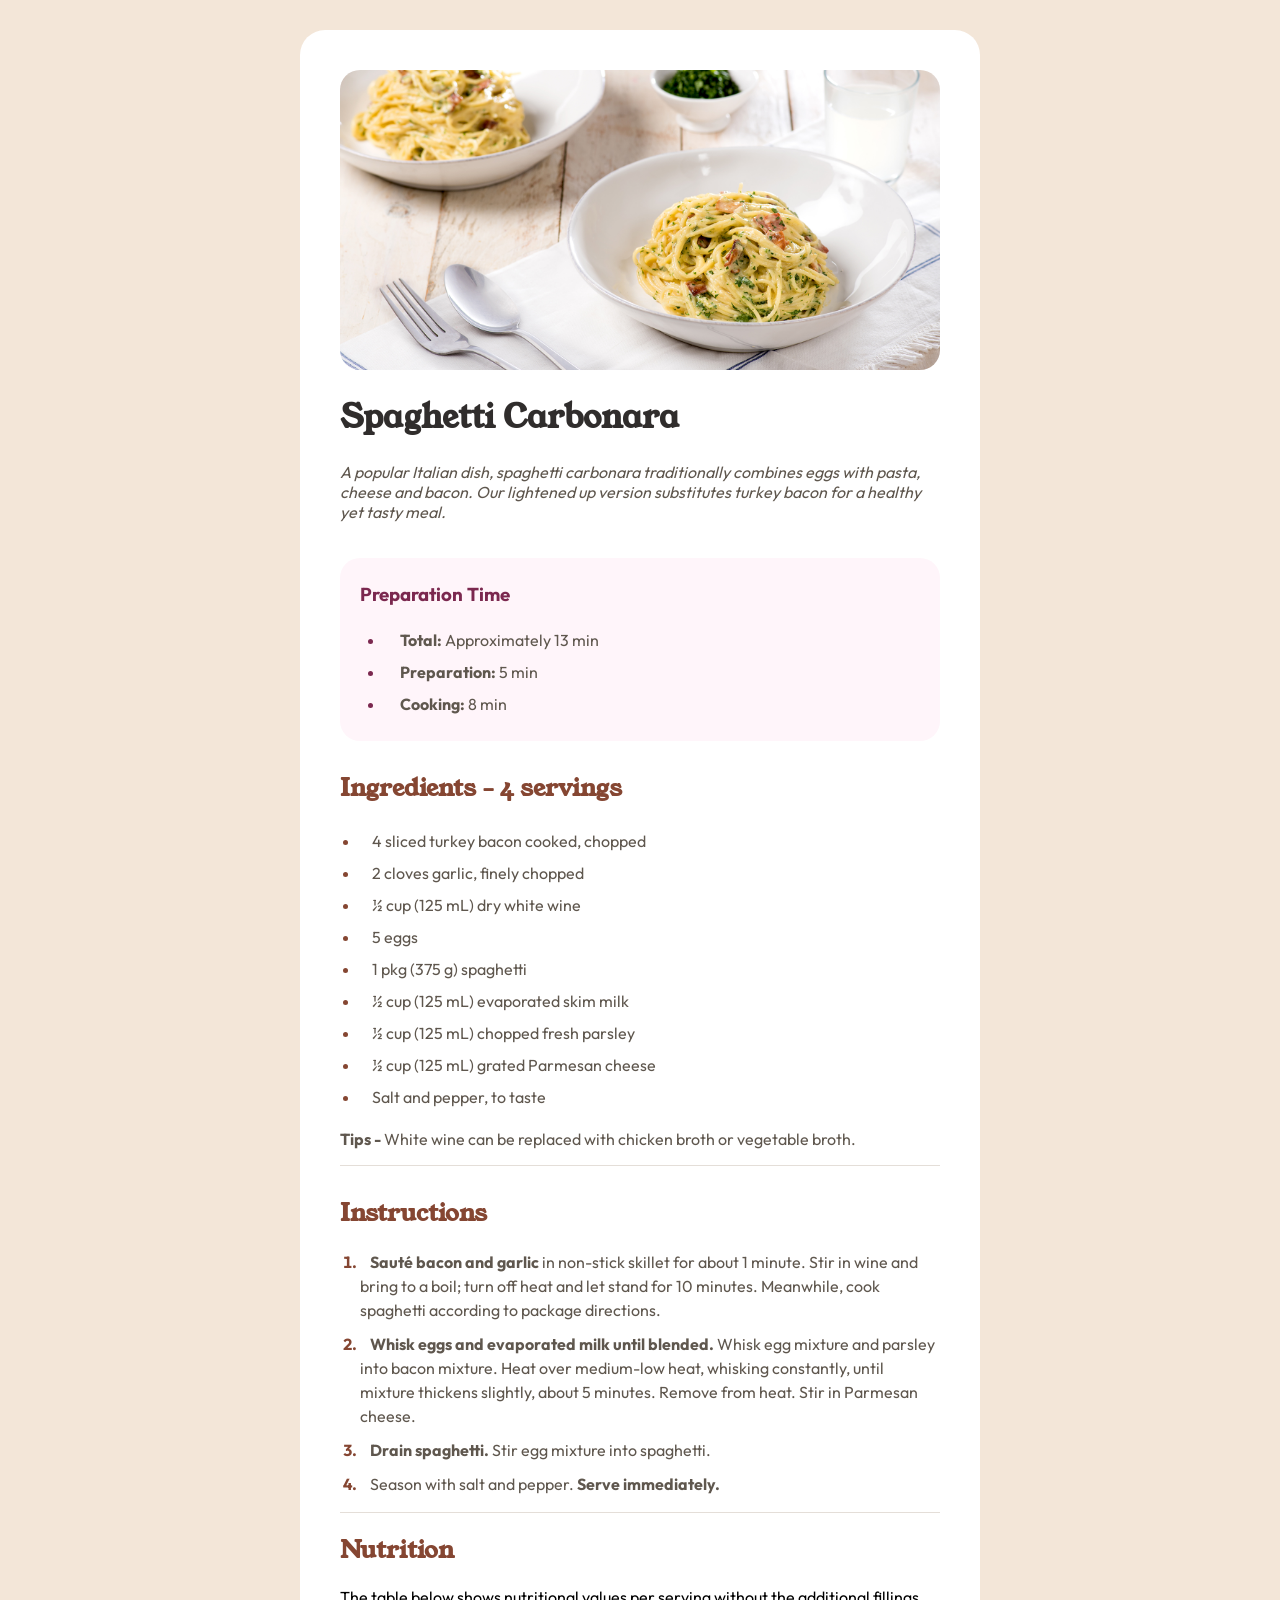
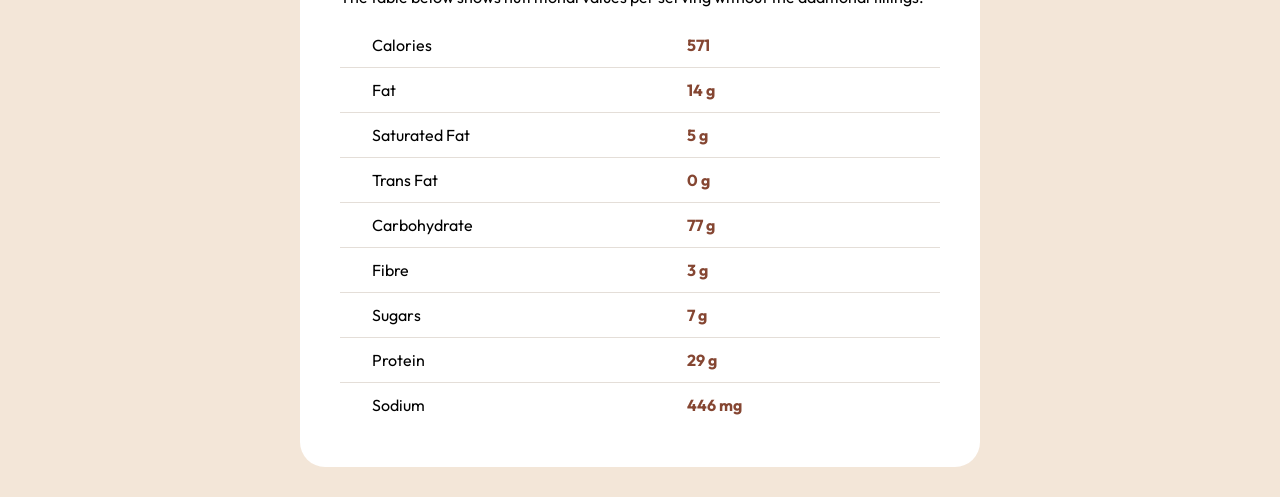
<file: index.html>
<!DOCTYPE html>
<html land="en">
<head>
    <meta charset="UTF-8" />
    <meta name="viewport" content="width=device-width, initial-scale=1.0"/>
    <title>Spaghetti Carbonara Recipe</title>
    <link href="style.css" rel="stylesheet">
</head>
<body>
    <div class="content">
        <img class="imagine" src="Spaghetti-Carbonara.jpg" alt="DownloadedPhoto">
        <h1>Spaghetti Carbonara</h1>
        <p class="despre"><em>A popular Italian dish, spaghetti carbonara traditionally combines eggs with pasta, cheese and bacon. Our lightened up version substitutes turkey bacon for a healthy yet tasty meal.</em></p>
    <div class="timpdepreparare">
        <h3>Preparation Time</h3>
        <ul class="timp">
            <li><strong>Total:</strong> Approximately 13 min</li>
            <li><strong>Preparation:</strong> 5 min</li>
            <li><strong>Cooking:</strong> 8 min</li>
        </ul>
    </div>
    <div class="ingrediente">
        <h2>Ingredients - 4 servings</h2>
        <ul class="listaingrediente">
           <li>4 sliced turkey bacon cooked, chopped</li>
           <li>2 cloves garlic, finely chopped</li>
           <li>½ cup (125 mL) dry white wine</li>
           <li>5 eggs</li>
           <li>1 pkg (375 g) spaghetti</li>
           <li>½ cup (125 mL) evaporated skim milk</li>
           <li>½ cup (125 mL) chopped fresh parsley</li>
           <li>½ cup (125 mL) grated Parmesan cheese</li>
           <li>Salt and pepper, to taste</li>
        </ul>
        <p><strong>Tips - </strong>White wine can be replaced with chicken broth or vegetable broth.</p>
    </div>
    <div class="instructiuni">
        <h2>Instructions</h2>
        <ol class="pasi">
            <li><strong>Sauté bacon and garlic</strong> in non-stick skillet for about 1 minute. Stir in wine and bring to a boil; turn off heat and let stand for 10 minutes. Meanwhile, cook spaghetti according to package directions.</li>
            <li><strong>Whisk eggs and evaporated milk until blended.</strong> Whisk egg mixture and parsley into bacon mixture. Heat over medium-low heat, whisking constantly, until mixture thickens slightly, about 5 minutes. Remove from heat. Stir in Parmesan cheese.</li>
            <li><strong>Drain spaghetti.</strong> Stir egg mixture into spaghetti.</li>
            <li>Season with salt and pepper. <strong>Serve immediately.</strong></li>
        </ol>
    </div>
    <div class="nutritie">
        <h2>Nutrition</h2>
        <p class="notanutritie">The table below shows nutritional values per serving without the additional fillings.</p>
        <table class="tabelnutritie">
            <tr><td>Calories</td><td class="val"><strong>571</strong></td></tr>
            <tr><td>Fat</td><td class="val"><strong>14 g</strong></td></tr>
            <tr><td>Saturated Fat</td><td class="val"><strong>5 g</strong></td></tr>
            <tr><td>Trans Fat</td><td class="val"><strong>0 g</strong></td></tr>
            <tr><td>Carbohydrate</td><td class="val"><strong>77 g</strong></td></tr>
            <tr><td>Fibre</td><td class="val"><strong>3 g</strong></td></tr>
            <tr><td>Sugars</td><td class="val"><strong>7 g</strong></td></tr>
            <tr><td>Protein</td><td class="val"><strong>29 g</strong></td></tr>
            <tr class="last"><td>Sodium</td><td class="val"><strong>446 mg</strong></td></tr>
        </table>
    </div>
    </div>
</body>
</html>
</file>
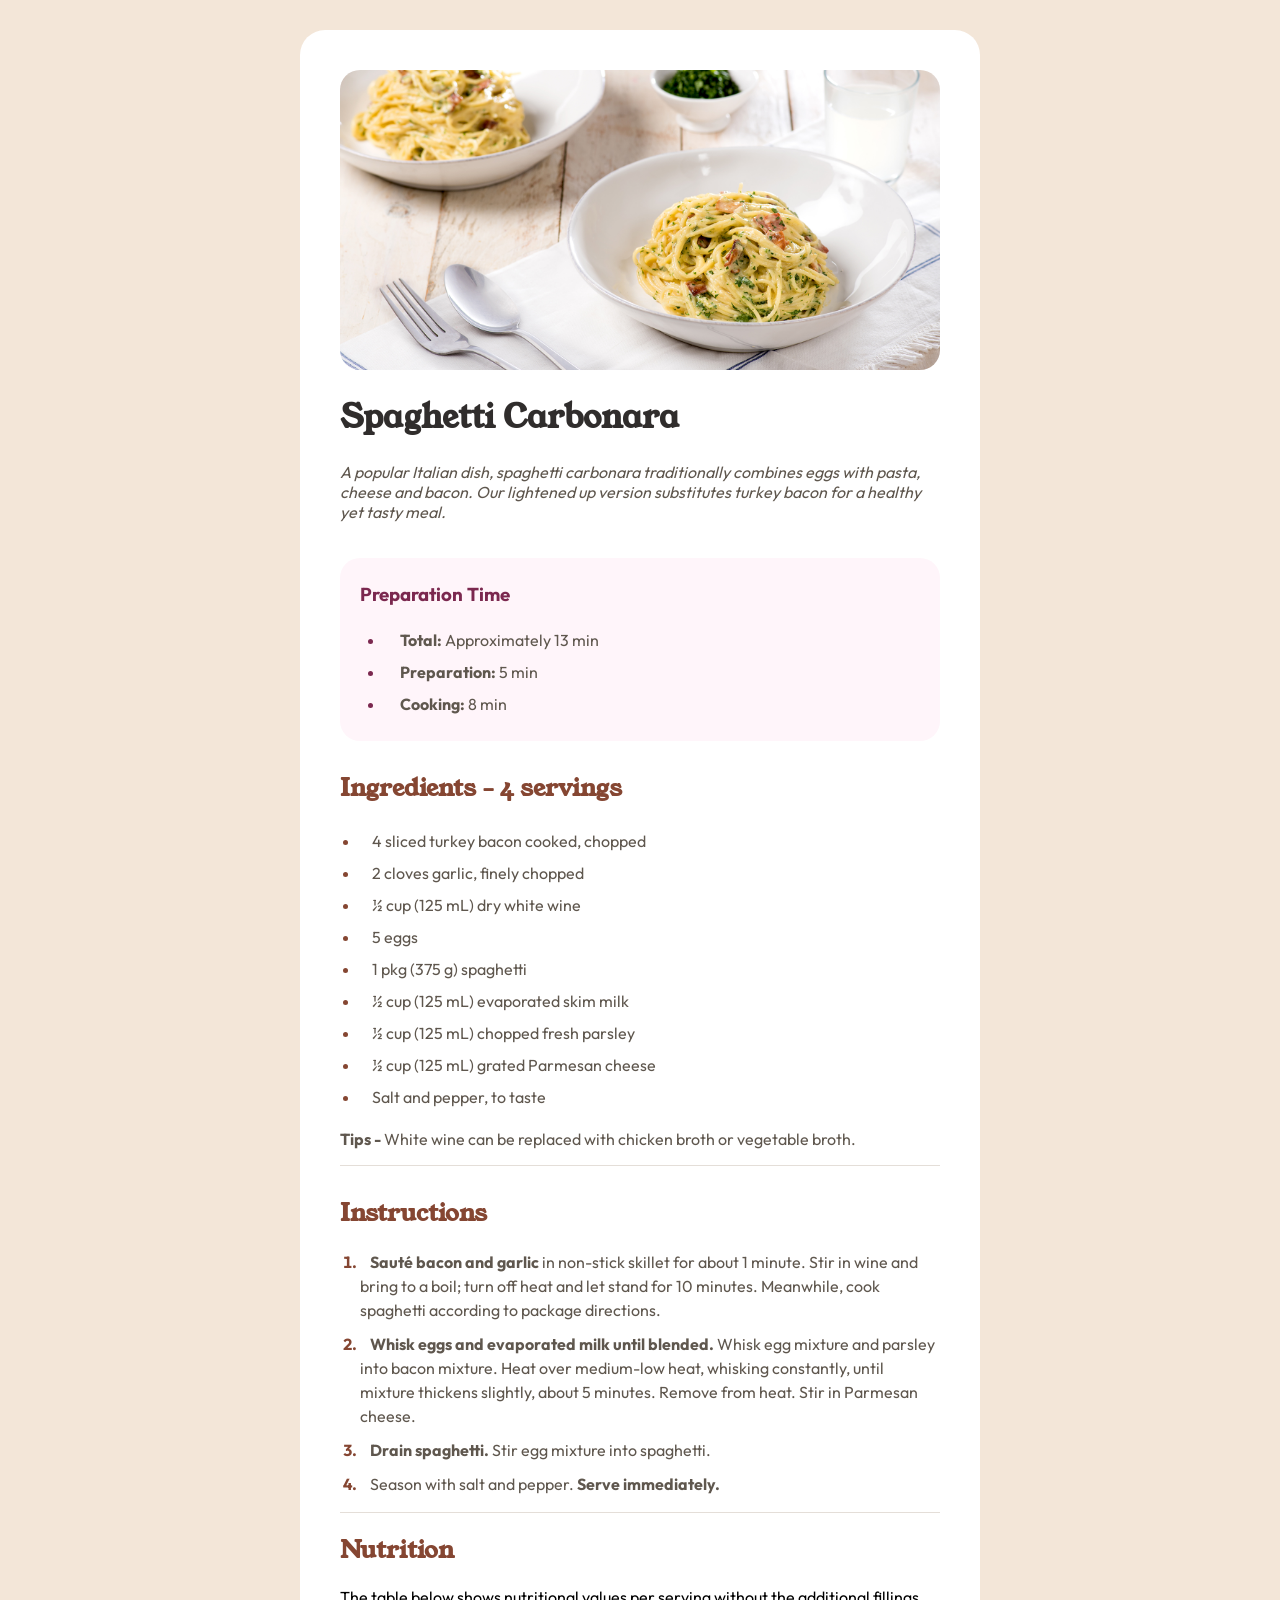
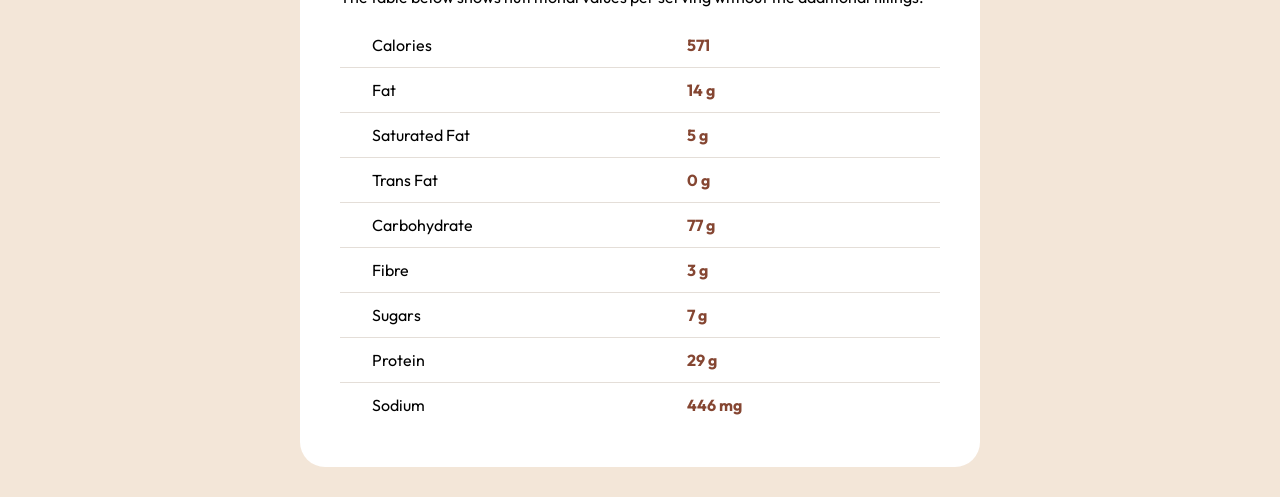
<file: RecipePageProject.html>
<!DOCTYPE html>
<html>
<head>
    <meta charset="UTF-8" />
    <meta name="viewport" content="width=device-width, initial-scale=1.0"/>
    <title>Spaghetti Carbonara Recipe</title>
    <link href="RecipePageProject.css" rel="stylesheet">
</head>
<body>
    <div class="content">
        <img class="imagine" src="Spaghetti-Carbonara.jpg">
        <h1>Spaghetti Carbonara</h1>
        <p class="despre"><em>A popular Italian dish, spaghetti carbonara traditionally combines eggs with pasta, cheese and bacon. Our lightened up version substitutes turkey bacon for a healthy yet tasty meal.</em></p>
    <div class="timpdepreparare">
        <h3>Preparation Time</h3>
        <ul class="timp">
            <li><strong>Total:</strong> Approximately 13 min</li>
            <li><strong>Preparation:</strong> 5 min</li>
            <li><strong>Cooking:</strong> 8 min</li>
        </ul>
    </div>
    <div class="ingrediente">
        <h2>Ingredients - 4 servings</h2>
        <ul class="listaingrediente">
           <li>4 sliced turkey bacon cooked, chopped</li>
           <li>2 cloves garlic, finely chopped</li>
           <li>½ cup (125 mL) dry white wine</li>
           <li>5 eggs</li>
           <li>1 pkg (375 g) spaghetti</li>
           <li>½ cup (125 mL) evaporated skim milk</li>
           <li>½ cup (125 mL) chopped fresh parsley</li>
           <li>½ cup (125 mL) grated Parmesan cheese</li>
           <li>Salt and pepper, to taste</li>
        </ul>
        <p><strong>Tips - </strong>White wine can be replaced with chicken broth or vegetable broth.</p>
    </div>
    <div class="instructiuni">
        <h2>Instructions</h2>
        <ol class="pasi">
            <li><strong>Sauté bacon and garlic</strong> in non-stick skillet for about 1 minute. Stir in wine and bring to a boil; turn off heat and let stand for 10 minutes. Meanwhile, cook spaghetti according to package directions.</li>
            <li><strong>Whisk eggs and evaporated milk until blended.</strong> Whisk egg mixture and parsley into bacon mixture. Heat over medium-low heat, whisking constantly, until mixture thickens slightly, about 5 minutes. Remove from heat. Stir in Parmesan cheese.</li>
            <li><strong>Drain spaghetti.</strong> Stir egg mixture into spaghetti.</li>
            <li>Season with salt and pepper. <strong>Serve immediately.</strong></li>
        </ol>
    </div>
    <div class="nutritie">
        <h2>Nutrition</h2>
        <p class="notanutritie">The table below shows nutritional values per serving without the additional fillings.</p>
        <table class="tabelnutritie">
            <tr><td>Calories</td><td class="val"><strong>571</strong></td></tr>
            <tr><td>Fat</td><td class="val"><strong>14 g</strong></td></tr>
            <tr><td>Saturated Fat</td><td class="val"><strong>5 g</strong></td></tr>
            <tr><td>Trans Fat</td><td class="val"><strong>0 g</strong></td></tr>
            <tr><td>Carbohydrate</td><td class="val"><strong>77 g</strong></td></tr>
            <tr><td>Fibre</td><td class="val"><strong>3 g</strong></td></tr>
            <tr><td>Sugars</td><td class="val"><strong>7 g</strong></td></tr>
            <tr><td>Protein</td><td class="val"><strong>29 g</strong></td></tr>
            <tr class="last"><td>Sodium</td><td class="val"><strong>446 mg</strong></td></tr>
        </table>
    </div>
    </div>
</body>
</html>
</file>
<file: style.css>
@font-face {
    font-family: 'YoungSerif';
    src: url(YoungSerif-Regular.ttf);
}
@font-face {
    font-family: 'Outfit';
    src: url(Outfit-VariableFont_wght.ttf);
}
body{
    font-family: 'Outfit';
   background-color: hsl(30, 54%, 90%);
   padding: 30px;
   margin: 0;
   font-size: 16px;
}
.content{
    background-color: hsl(0, 0%, 100%);
    max-width: 600px;
    margin: auto;
    padding: 40px;
    border-radius: 25px;
}
.imagine{
    width: 100%;
    border-radius: 20px;
}
h1 {
    font-family: 'YoungSerif';
    color: hsl(24, 5%, 18%);
}
.despre {
    color: hsl(30, 10%, 34%);
    padding-bottom: 20px;
}

.timpdepreparare {
    background-color: hsl(330, 100%, 98%);
    padding: 5px;
    margin: auto;
    border-radius: 20px;
}
h3 {
    color: hsl(332, 51%, 32%);
    padding-left: 15px;
}
.timp {
    line-height: 2;
    color: hsl(30, 10%, 34%);
    text-indent: 15px; 
}
.timp li::marker {
    color: hsl(332, 51%, 32%);
}

.ingrediente {
    border-bottom:hsl(30, 18%, 87%);
    border-bottom-style:  groove;
    border-width: 1px;
    color:hsl(30, 10%, 34%);
    margin-top: 30px;
}
h2 {
    font-family: 'YoungSerif';
    color: hsl(14, 45%, 36%);
}
.listaingrediente {
    color: hsl(30, 10%, 34%);
    line-height: 2;
    text-indent: 12px;
    padding-left: 20px;
}
.listaingrediente li::marker {
    color: hsl(14, 45%, 36%);
}

.instructiuni {
    border-bottom:hsl(30, 18%, 87%);
    border-bottom-style:  groove;
    border-width: 1px;
    color:hsl(30, 10%, 34%);
    margin-top: 30px;
}
.pasi li {
    color: hsl(30, 10%, 34%);
    line-height: 1.5;
    text-indent: 10px;
    margin-bottom: 10px;
    margin-left: -20px;
}
.pasi li::marker {
    color: hsl(14, 45%, 36%);
    font-weight: bold;
}

.tabelnutritie {
    width: 100%;
    border-collapse: collapse;
}
td {
    border-bottom: 1px hsl(30, 18%, 87%);
    border-bottom-style:  groove;
    padding: 12px;
    text-indent: 20px;
}
.val {
    color: hsl(14, 45%, 36%);
    text-indent: -180px;
}
.last {
    border-bottom: hidden;
}
</file>
<file: RecipePageProject.css>
@font-face {
    font-family: 'YoungSerif';
    src: url(YoungSerif-Regular.ttf);
}
@font-face {
    font-family: 'Outfit';
    src: url(Outfit-VariableFont_wght.ttf);
}
body{
    font-family: 'Outfit';
   background-color: hsl(30, 54%, 90%);
   padding: 30px;
   margin: 0;
   font-size: 16px;
}
.content{
    background-color: hsl(0, 0%, 100%);
    max-width: 600px;
    margin: auto;
    padding: 40px;
    border-radius: 25px;
}
.imagine{
    width: 100%;
    border-radius: 20px;
}
h1 {
    font-family: 'YoungSerif';
    color: hsl(24, 5%, 18%);
}
.despre {
    color: hsl(30, 10%, 34%);
    padding-bottom: 20px;
}

.timpdepreparare {
    background-color: hsl(330, 100%, 98%);
    padding: 5px;
    margin: auto;
    border-radius: 20px;
}
h3 {
    color: hsl(332, 51%, 32%);
    padding-left: 15px;
}
.timp {
    line-height: 2;
    color: hsl(30, 10%, 34%);
    text-indent: 15px; 
}
.timp li::marker {
    color: hsl(332, 51%, 32%);
}

.ingrediente {
    border-bottom:hsl(30, 18%, 87%);
    border-bottom-style:  groove;
    border-width: 1px;
    color:hsl(30, 10%, 34%);
    margin-top: 30px;
}
h2 {
    font-family: 'YoungSerif';
    color: hsl(14, 45%, 36%);
}
.listaingrediente {
    color: hsl(30, 10%, 34%);
    line-height: 2;
    text-indent: 12px;
    padding-left: 20px;
}
.listaingrediente li::marker {
    color: hsl(14, 45%, 36%);
}

.instructiuni {
    border-bottom:hsl(30, 18%, 87%);
    border-bottom-style:  groove;
    border-width: 1px;
    color:hsl(30, 10%, 34%);
    margin-top: 30px;
}
.pasi li {
    color: hsl(30, 10%, 34%);
    line-height: 1.5;
    text-indent: 10px;
    margin-bottom: 10px;
    margin-left: -20px;
}
.pasi li::marker {
    color: hsl(14, 45%, 36%);
    font-weight: bold;
}

.tabelnutritie {
    width: 100%;
    border-collapse: collapse;
}
td {
    border-bottom: 1px hsl(30, 18%, 87%);
    border-bottom-style:  groove;
    padding: 12px;
    text-indent: 20px;
}
.val {
    color: hsl(14, 45%, 36%);
    text-indent: -180px;
}
.last {
    border-bottom: hidden;
}
</file>
